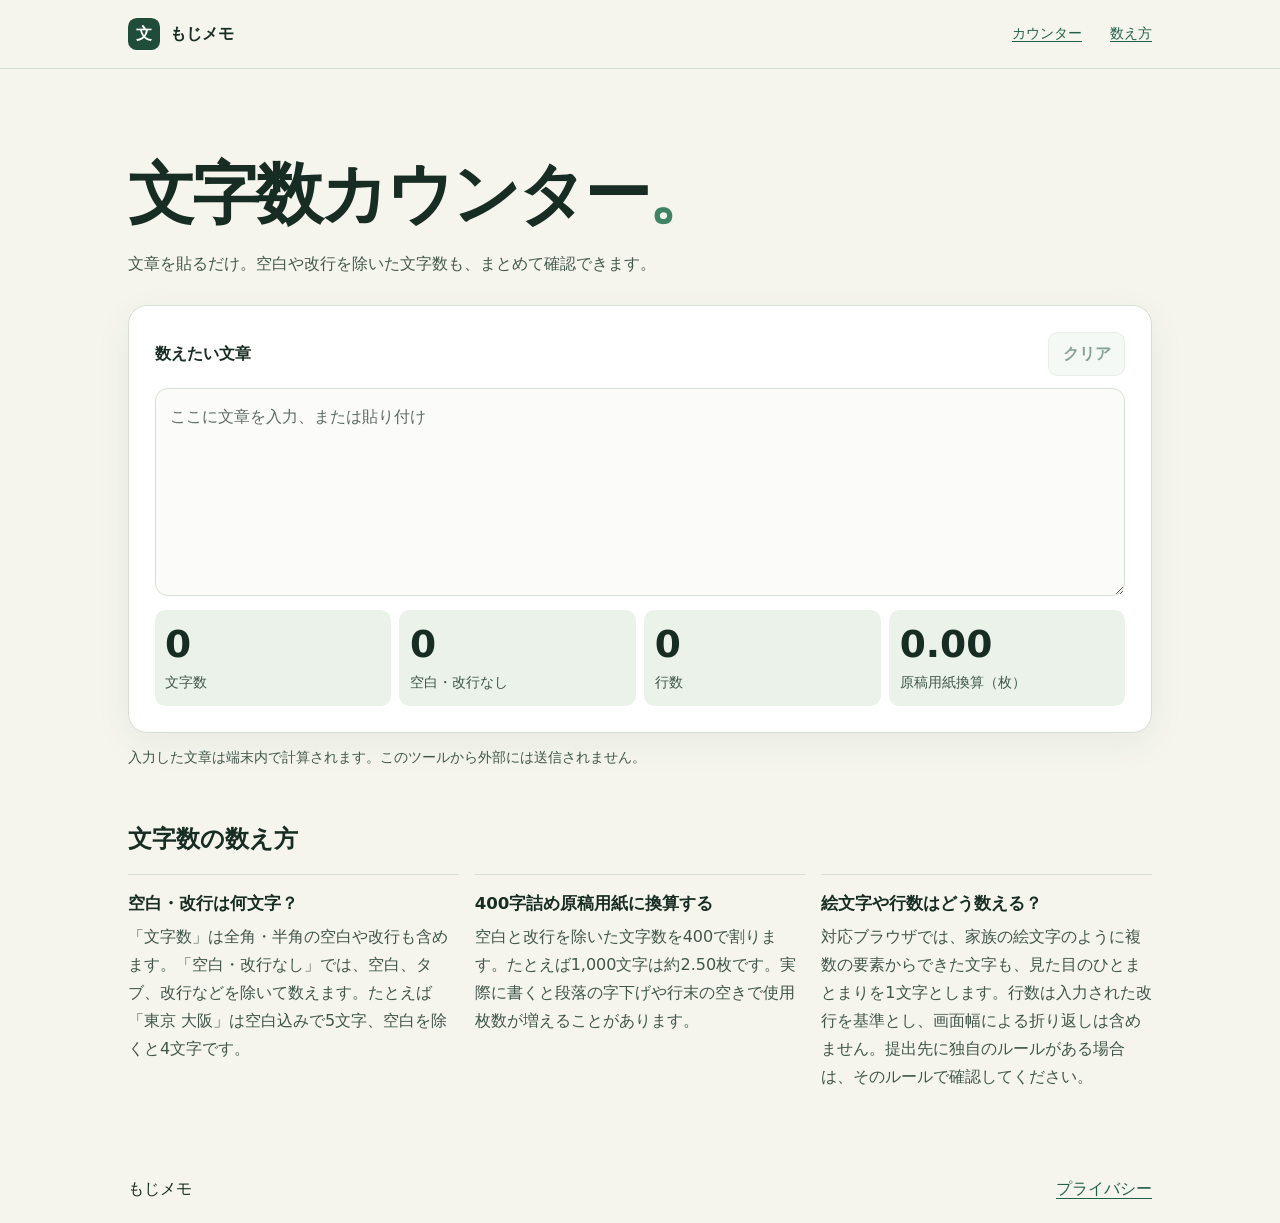
<file: index.html>
<!doctype html>
<html lang="ja">
<head>
<meta name="google-site-verification" content="ldJe9f6PhRv8bnPN9nav450M-7zvJVOCgRpXdodH51c" />
<meta charset="utf-8">
<meta name="viewport" content="width=device-width,initial-scale=1">
<title>文字数カウンター｜空白・改行を除いた文字数も計測 | もじメモ</title>
<meta name="description" content="文章を貼るだけで文字数、空白・改行を除いた文字数、行数、400字詰め原稿用紙の換算枚数を計測。スマホで使える無料の日本語文字数カウンター。">
<meta property="og:type" content="website">
<meta property="og:locale" content="ja_JP">
<meta property="og:title" content="もじメモ｜無料の文字数カウンター">
<meta property="og:description" content="文章を貼るだけで、空白・改行あり／なしの文字数をまとめて計測。">
<link rel="stylesheet" href="./style.css">
<script src="./counter.js" defer></script>
<link rel="canonical" href="https://mojimemo.pages.dev/">
<meta property="og:url" content="https://mojimemo.pages.dev/">
<script async src="https://pagead2.googlesyndication.com/pagead/js/adsbygoogle.js?client=ca-pub-9232596735095816" crossorigin="anonymous"></script>
</head>
<body>
<header><div class="wrap bar"><a class="brand" href="./"><span aria-hidden="true">文</span> もじメモ</a><nav aria-label="ページ内"><a href="#tool">カウンター</a><a href="#guide">数え方</a></nav></div></header>
<main class="wrap">
<section class="intro" aria-labelledby="title">
<h1 id="title">文字数カウンター<span>。</span></h1>
<p>文章を貼るだけ。空白や改行を除いた文字数も、まとめて確認できます。</p>
</section>
<section class="tool" id="tool" aria-label="文字数を計測">
<div class="tool-head"><label for="draft">数えたい文章</label><button type="button" id="clear" disabled>クリア</button></div>
<textarea id="draft" placeholder="ここに文章を入力、または貼り付け" aria-describedby="privacy" spellcheck="false"></textarea>
<div class="stats">
<div><output id="total" for="draft" aria-live="off">0</output><span>文字数</span></div>
<div><output id="compact" for="draft" aria-live="off">0</output><span>空白・改行なし</span></div>
<div><output id="lines" for="draft" aria-live="off">0</output><span>行数</span></div>
<div><output id="sheets" for="draft" aria-live="off">0.00</output><span>原稿用紙換算（枚）</span></div>
</div>
</section>
<p id="privacy" class="privacy">入力した文章は端末内で計算されます。このツールから外部には送信されません。</p>
<section class="guide" id="guide">
<h2>文字数の数え方</h2>
<div class="answers">
<article><h3>空白・改行は何文字？</h3><p>「文字数」は全角・半角の空白や改行も含めます。「空白・改行なし」では、空白、タブ、改行などを除いて数えます。たとえば「東京 大阪」は空白込みで5文字、空白を除くと4文字です。</p></article>
<article><h3>400字詰め原稿用紙に換算する</h3><p>空白と改行を除いた文字数を400で割ります。たとえば1,000文字は約2.50枚です。実際に書くと段落の字下げや行末の空きで使用枚数が増えることがあります。</p></article>
<article><h3>絵文字や行数はどう数える？</h3><p>対応ブラウザでは、家族の絵文字のように複数の要素からできた文字も、見た目のひとまとまりを1文字とします。行数は入力された改行を基準とし、画面幅による折り返しは含めません。提出先に独自のルールがある場合は、そのルールで確認してください。</p></article>
</div>
</section>
</main>
<footer><div class="wrap bar"><span>もじメモ</span><a href="./privacy">プライバシー</a></div></footer>
</body>
</html>
</file>
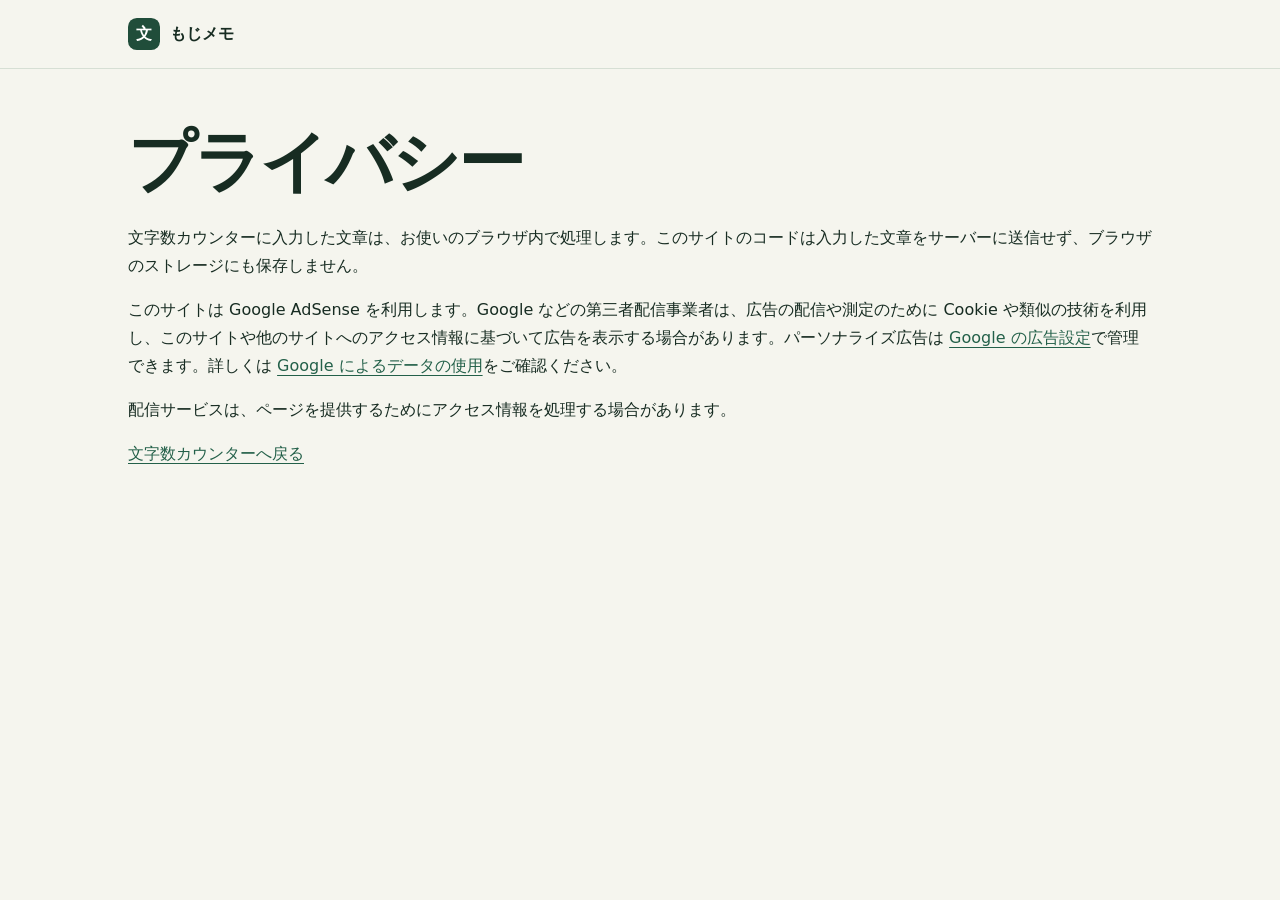
<file: privacy.html>
<!doctype html>
<html lang="ja">
<head>
<meta charset="utf-8">
<meta name="viewport" content="width=device-width,initial-scale=1">
<title>プライバシー | もじメモ</title>
<meta name="description" content="もじメモの文字数カウンターで入力した文章の取り扱いについて。">
<link rel="stylesheet" href="./style.css">
<link rel="canonical" href="https://mojimemo.pages.dev/privacy">
</head>
<body>
<header><div class="wrap bar"><a class="brand" href="./"><span aria-hidden="true">文</span> もじメモ</a></div></header>
<main class="wrap policy">
<h1>プライバシー</h1>
<p>文字数カウンターに入力した文章は、お使いのブラウザ内で処理します。このサイトのコードは入力した文章をサーバーに送信せず、ブラウザのストレージにも保存しません。</p>
<p>このサイトは Google AdSense を利用します。Google などの第三者配信事業者は、広告の配信や測定のために Cookie や類似の技術を利用し、このサイトや他のサイトへのアクセス情報に基づいて広告を表示する場合があります。パーソナライズ広告は <a href="https://myadcenter.google.com/">Google の広告設定</a>で管理できます。詳しくは <a href="https://policies.google.com/technologies/partner-sites?hl=ja">Google によるデータの使用</a>をご確認ください。</p><p>配信サービスは、ページを提供するためにアクセス情報を処理する場合があります。</p>
<a href="./">文字数カウンターへ戻る</a>
</main>
</body>
</html>
</file>
<file: style.css>
:root {
  color-scheme: light;
  font-family: system-ui, "Hiragino Sans", "Yu Gothic", Meiryo, sans-serif;
  color: #172c22;
  background: #f5f5ee;
  --green: #236049;
  --line: #d6dfd4;
}
* { box-sizing: border-box; }
body { margin: 0; line-height: 1.75; }
.wrap { width: min(100% - 2rem, 64rem); margin-inline: auto; }
.bar { display: flex; justify-content: space-between; align-items: center; gap: 1rem; min-height: 4.25rem; }
header, footer { border-block-end: 1px solid var(--line); }
footer { border-block: 1px solid var(--line) 0; }
a { color: var(--green); text-underline-offset: .24em; }
a:focus-visible, button:focus-visible, textarea:focus-visible { outline: 3px solid #25775a; outline-offset: 3px; }
.brand { font-weight: 800; color: inherit; text-decoration: none; }
.brand span { display: inline-grid; place-items: center; width: 2rem; height: 2rem; background: #204d3a; color: white; border-radius: .55rem; margin-inline-end: .25rem; }
nav { display: flex; gap: clamp(.65rem, 3vw, 1.75rem); font-size: .9rem; }
.intro { padding-block: clamp(2.2rem, 7vw, 5rem) 1.7rem; }
h1, h2, h3, p { margin: 0; }
h1 { font-size: clamp(1.7rem, 6.8vw, 4.2rem); line-height: 1.35; letter-spacing: -.045em; }
h1 span { color: #408363; }
.intro p { color: #43584b; margin-top: .65rem; }
.tool { background: #fff; border: 1px solid var(--line); border-radius: 1.2rem; padding: clamp(.85rem, 3vw, 1.6rem); box-shadow: 0 10px 36px #214b3510; }
.tool-head { display: flex; justify-content: space-between; align-items: center; gap: 1rem; margin-bottom: .75rem; font-weight: 700; }
button { background: #edf5ef; border: 1px solid var(--line); color: #255540; border-radius: .6rem; min-height: 44px; padding: .35rem .85rem; cursor: pointer; font: inherit; }
button:disabled { opacity: .55; cursor: default; }
textarea { display: block; width: 100%; min-height: 13rem; resize: vertical; border: 1px solid var(--line); border-radius: .8rem; padding: .9rem; font: inherit; color: inherit; background: #fbfcf9; }
textarea::placeholder { color: #5d6b63; }
.stats { display: grid; grid-template-columns: repeat(4, minmax(0, 1fr)); gap: .55rem; margin-top: .9rem; }
.stats div { padding: .65rem; border-radius: .65rem; background: #eaf2e9; overflow-wrap: anywhere; }
.stats output { display: block; font-size: clamp(1.35rem, 4vw, 2.35rem); font-weight: 750; line-height: 1.25; font-variant-numeric: tabular-nums; }
.stats span, .privacy { font-size: .875rem; color: #40564a; }
.privacy { margin-top: .8rem; }
.guide { padding-block: 3rem 4rem; }
.answers { display: grid; grid-template-columns: repeat(3, minmax(0, 1fr)); gap: 1rem; margin-top: .9rem; }
article { border-top: 1px solid var(--line); padding-top: .85rem; }
article h3 { font-size: 1.04rem; margin-bottom: .3rem; }
article p { color: #40564a; }
.policy { padding-block: 3rem; }
.policy p { margin-block: 1rem; }
@media (max-width: 44rem) {
  .stats { grid-template-columns: repeat(2, minmax(0, 1fr)); }
  .answers { grid-template-columns: 1fr; }
}
</file>
